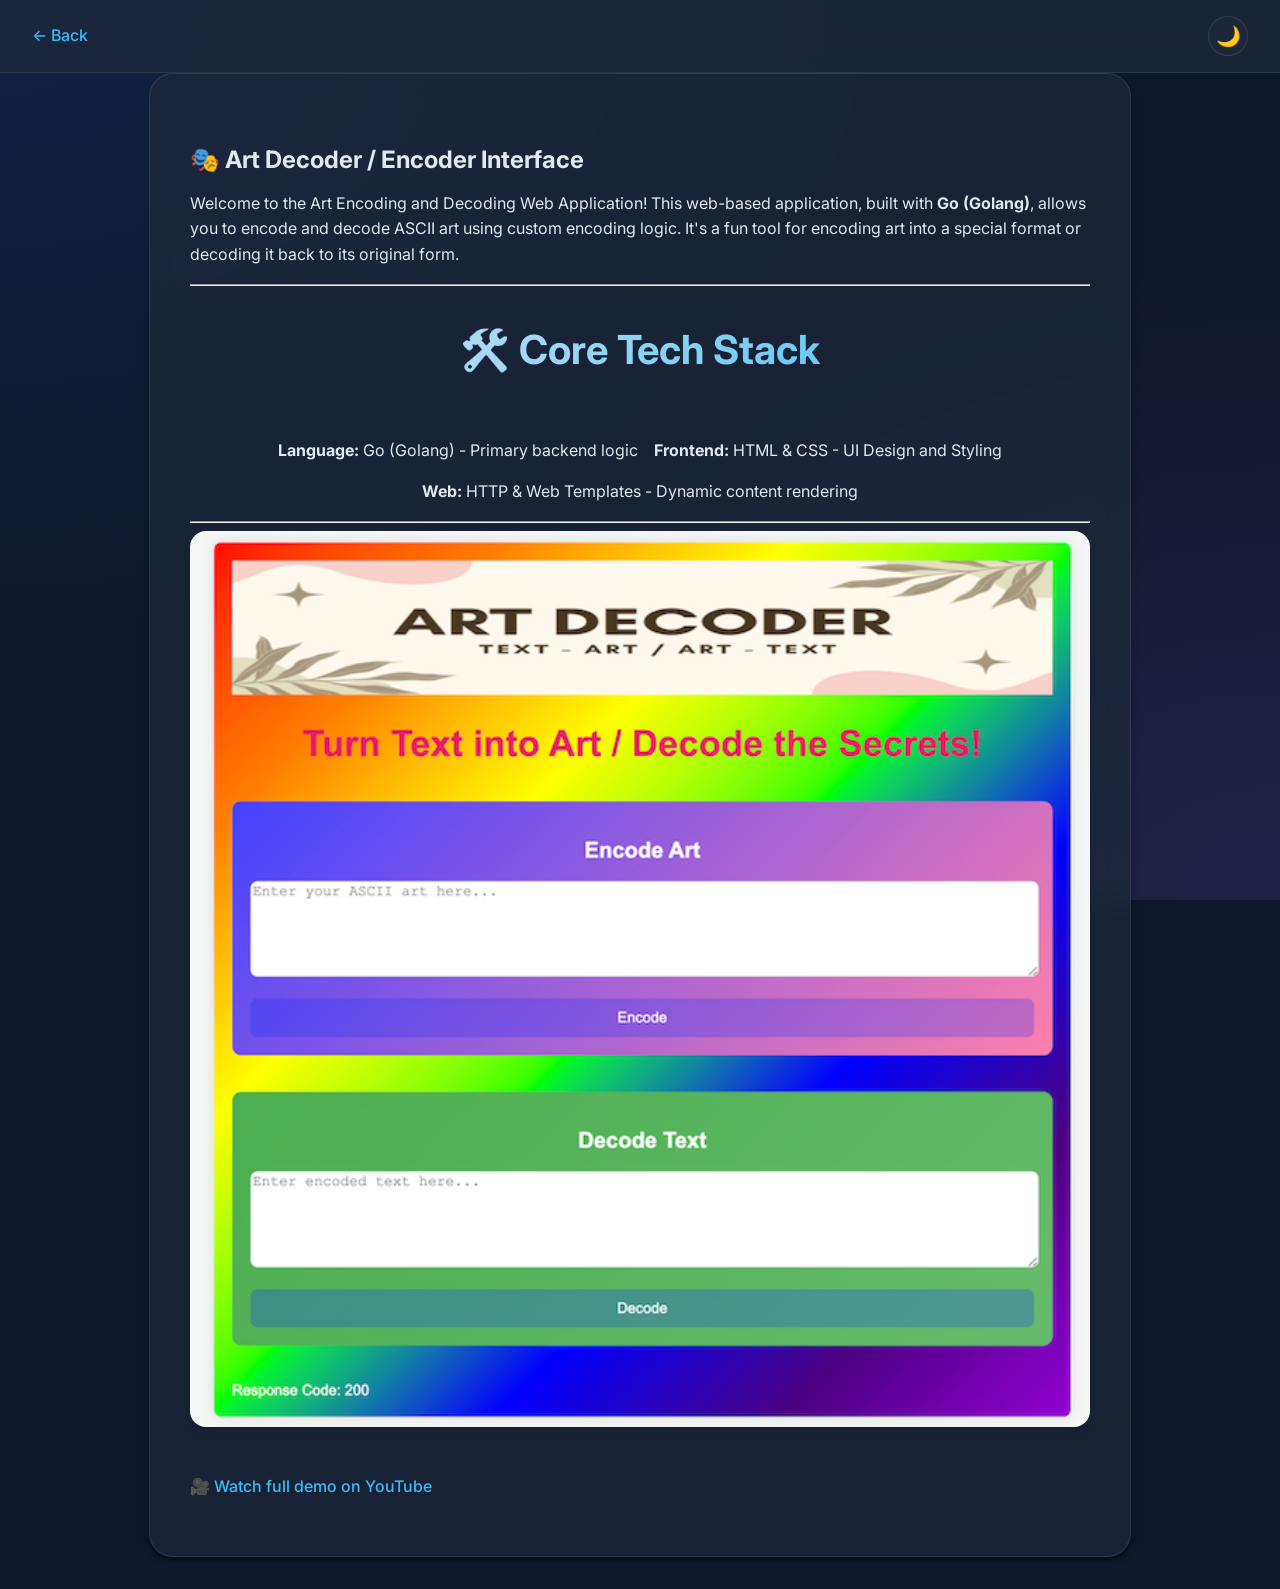
<file: projects/art-decoder.html>
<!DOCTYPE html>
<html lang="en">

<head>
  <meta charset="UTF-8" />
  <meta name="viewport" content="width=device-width, initial-scale=1.0" />
  <title>Art Decoder | Suresh Pun</title>

  <link rel="stylesheet" href="../style.css" />
  <script defer src="../script.js"></script>
</head>

<body class="dark">

  <nav class="nav">
    <a href="../index.html">← Back</a>
    <button id="themeToggle">🌙</button>
  </nav>

  <section class="card">
    <h1>🎭 Art Decoder / Encoder Interface</h1>

    <p>
      Welcome to the Art Encoding and Decoding Web Application! This web-based application, built with <strong>Go
        (Golang)</strong>,
      allows you to encode and decode ASCII art using custom encoding logic. It's a fun tool for encoding art into a
      special format or decoding it back to its original form.

      <hr />

    <h2>🛠️ Core Tech Stack</h2>
    <ul>
      <li><strong>Language:</strong> Go (Golang) - Primary backend logic</li>
      <li><strong>Frontend:</strong> HTML & CSS - UI Design and Styling</li>
      <li><strong>Web:</strong> HTTP & Web Templates - Dynamic content rendering</li>
    </ul>

    <hr />

    <a href="https://youtu.be/YR7c2HPkRjw" target="_blank">
      <img src="../pic/art.png" alt="Art Decoder Interface" />
    </a>

    <p>
      🎥 <a href="https://youtu.be/YR7c2HPkRjw" target="_blank">
        Watch full demo on YouTube
      </a>
    </p>
  </section>

</body>

</html>
</file>
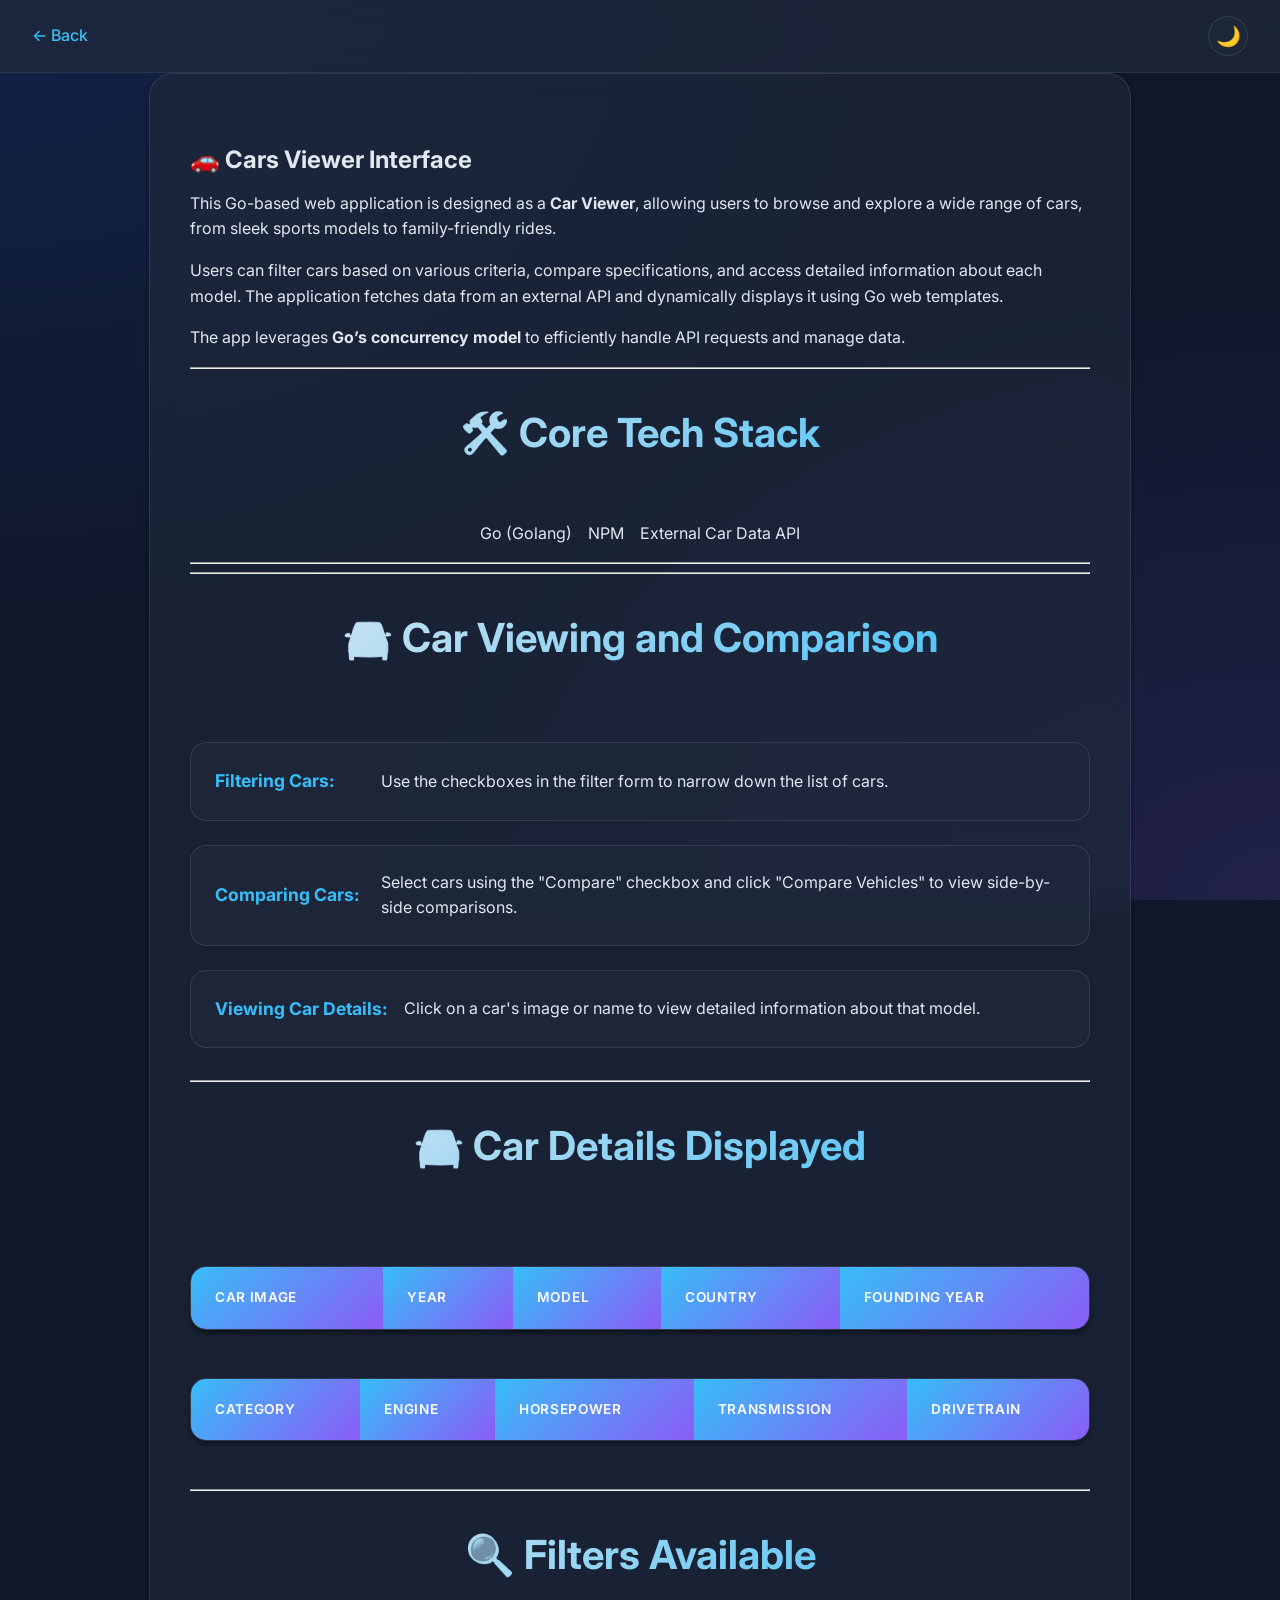
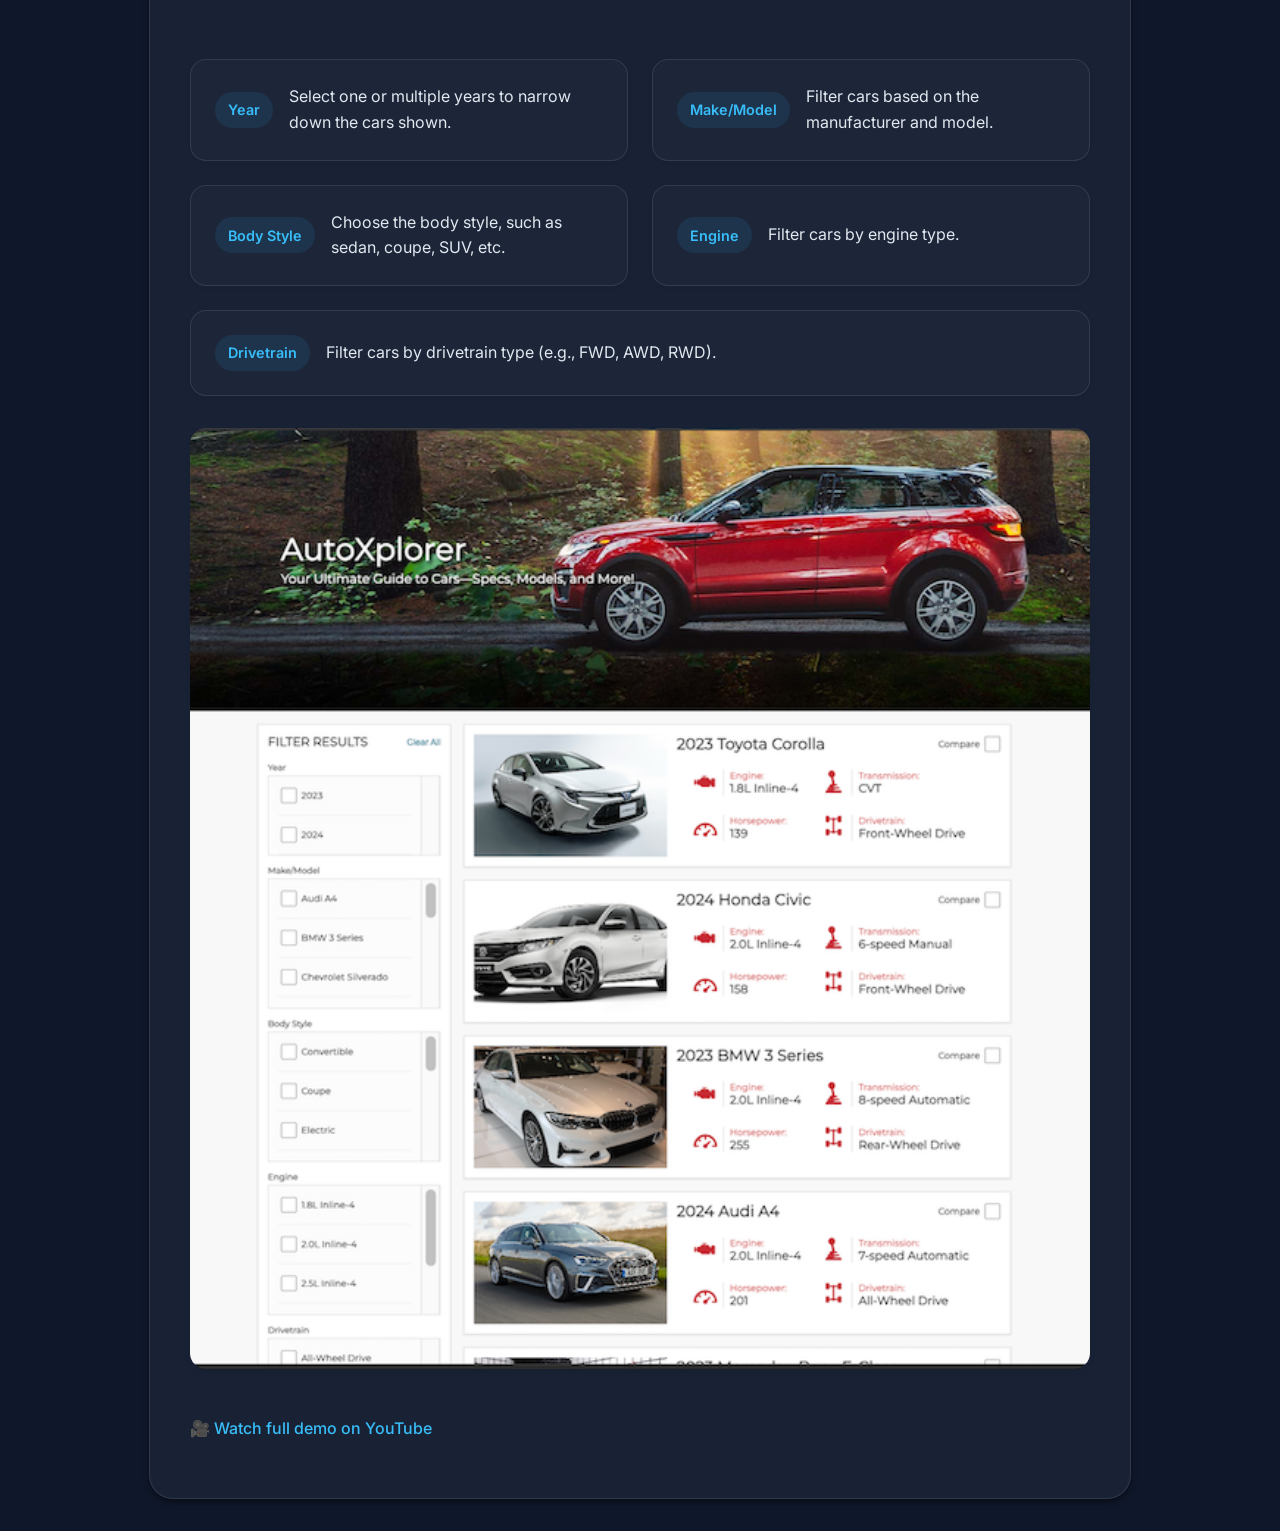
<file: projects/car-viewer.html>
<!DOCTYPE html>
<html lang="en">

<head>
  <meta charset="UTF-8" />
  <meta name="viewport" content="width=device-width, initial-scale=1.0" />
  <title>Cars Viewer | Suresh Pun</title>

  <link rel="stylesheet" href="../style.css" />
  <script defer src="../script.js"></script>
</head>

<body class="dark">

  <!-- Navigation -->
  <nav class="nav">
    <a href="../index.html">← Back</a>
    <button id="themeToggle">🌙</button>
  </nav>

  <section class="card">
    <h1>🚗 Cars Viewer Interface</h1>

    <p>
      This Go-based web application is designed as a <strong>Car Viewer</strong>, allowing users
      to browse and explore a wide range of cars, from sleek sports models to
      family-friendly rides.
    </p>

    <p>
      Users can filter cars based on various criteria, compare specifications, and
      access detailed information about each model. The application fetches data from
      an external API and dynamically displays it using Go web templates.
    </p>

    <p>
      The app leverages <strong>Go’s concurrency model</strong> to efficiently handle API requests
      and manage data.
    </p>

    <hr />

    <h2>🛠️ Core Tech Stack</h2>
    <ul>
      <li>Go (Golang)</li>
      <li>NPM</li>
      <li>External Car Data API</li>
    </ul>

    <hr />

    <hr />

    <h2>🚘 Car Viewing and Comparison</h2>
    <div class="feature-list">
      <div class="feature-item">
        <strong>Filtering Cars:</strong> Use the checkboxes in the filter form to narrow down the list of cars.
      </div>
      <div class="feature-item">
        <strong>Comparing Cars:</strong> Select cars using the "Compare" checkbox and click "Compare Vehicles" to view
        side-by-side comparisons.
      </div>
      <div class="feature-item">
        <strong>Viewing Car Details:</strong> Click on a car's image or name to view detailed information about that
        model.
      </div>
    </div>

    <hr />

    <h2>🚘 Car Details Displayed</h2>

    <table>
      <thead>
        <tr>
          <th>Car Image</th>
          <th>Year</th>
          <th>Model</th>
          <th>Country</th>
          <th>Founding Year</th>
        </tr>
      </thead>
    </table>

    <table>
      <thead>
        <tr>
          <th>Category</th>
          <th>Engine</th>
          <th>Horsepower</th>
          <th>Transmission</th>
          <th>Drivetrain</th>
        </tr>
      </thead>
    </table>

    <hr />

    <h2>🔍 Filters Available</h2>
    <div class="filter-list">
      <div class="filter-item">
        <span class="tag">Year</span> Select one or multiple years to narrow down the cars shown.
      </div>
      <div class="filter-item">
        <span class="tag">Make/Model</span> Filter cars based on the manufacturer and model.
      </div>
      <div class="filter-item">
        <span class="tag">Body Style</span> Choose the body style, such as sedan, coupe, SUV, etc.
      </div>
      <div class="filter-item">
        <span class="tag">Engine</span> Filter cars by engine type.
      </div>
      <div class="filter-item">
        <span class="tag">Drivetrain</span> Filter cars by drivetrain type (e.g., FWD, AWD, RWD).
      </div>
    </div>

    <a href="https://youtu.be/hnNjhv7KtUo" target="_blank">
      <img src="../pic/car.png" alt="Car Viewer" />
    </a>

    <p>
      🎥 <a href="https://youtu.be/hnNjhv7KtUo" target="_blank">
        Watch full demo on YouTube
      </a>
    </p>
  </section>

</body>

</html>
</file>
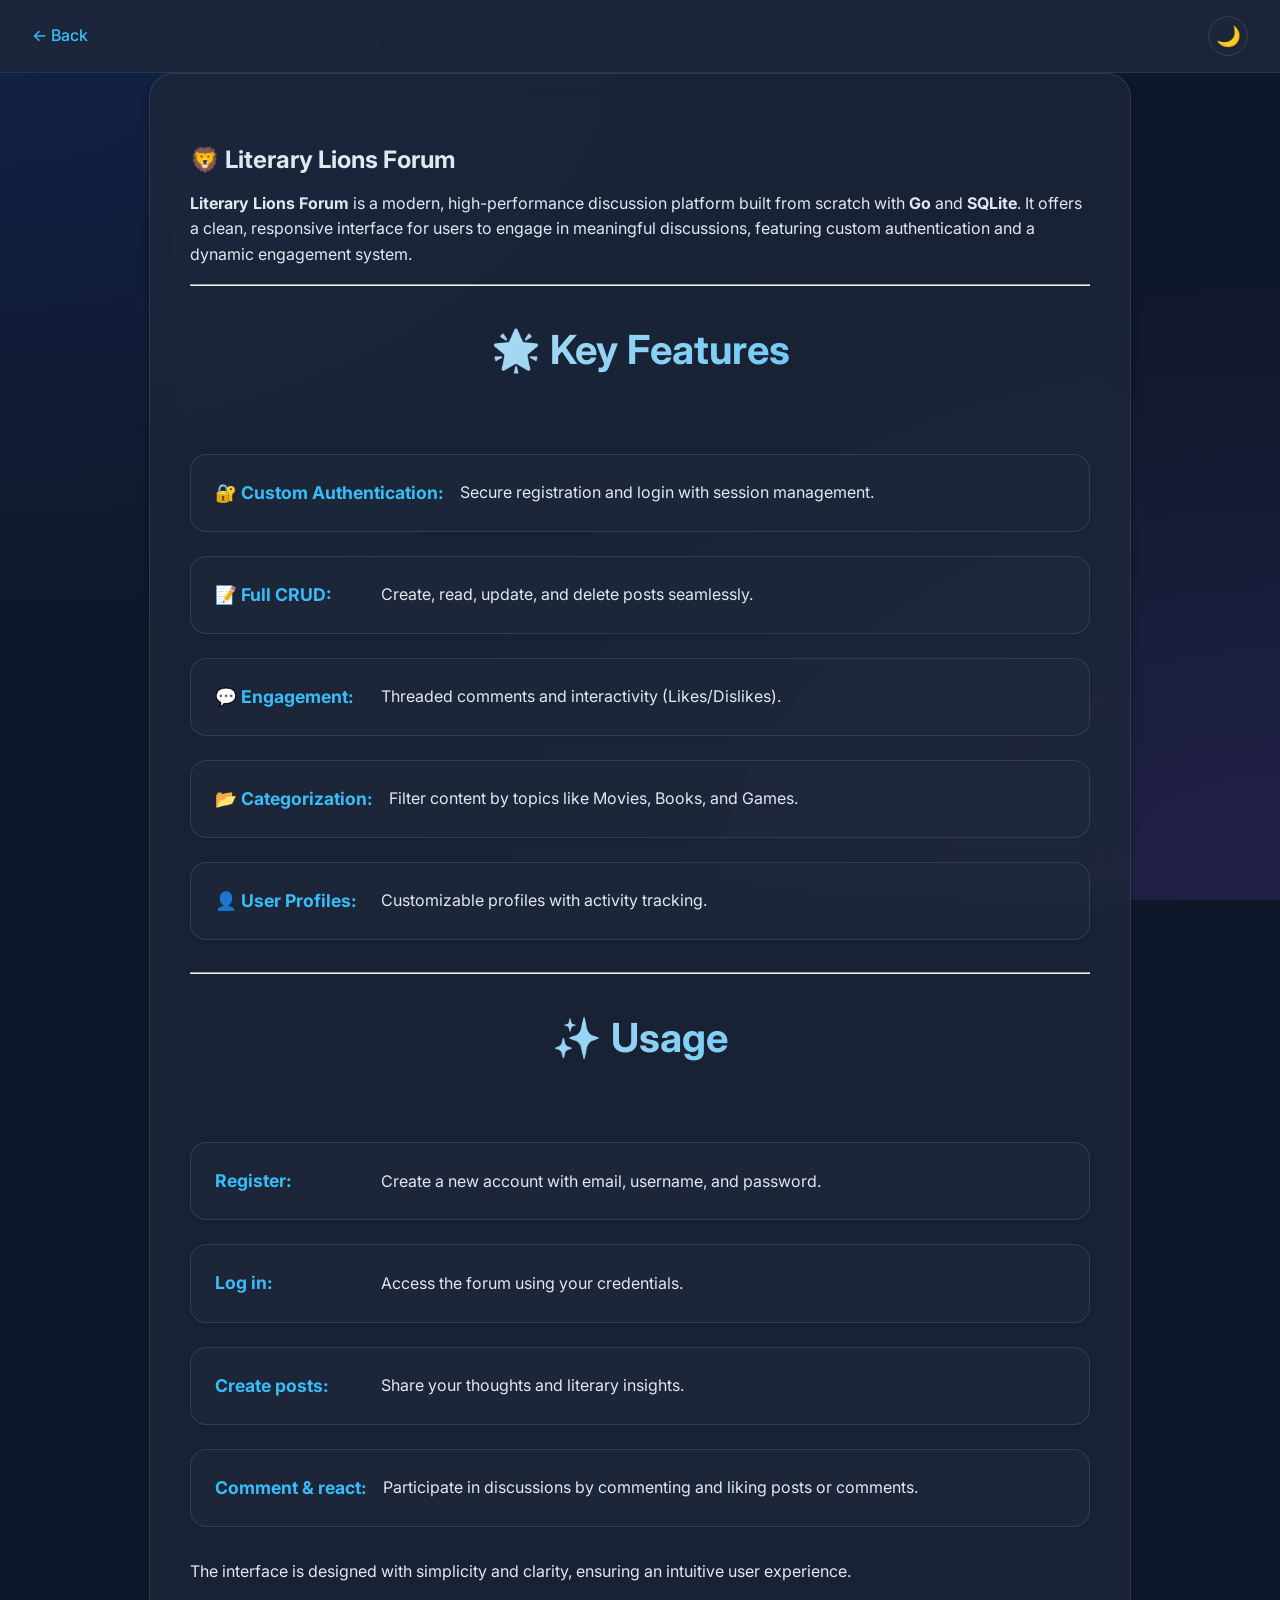
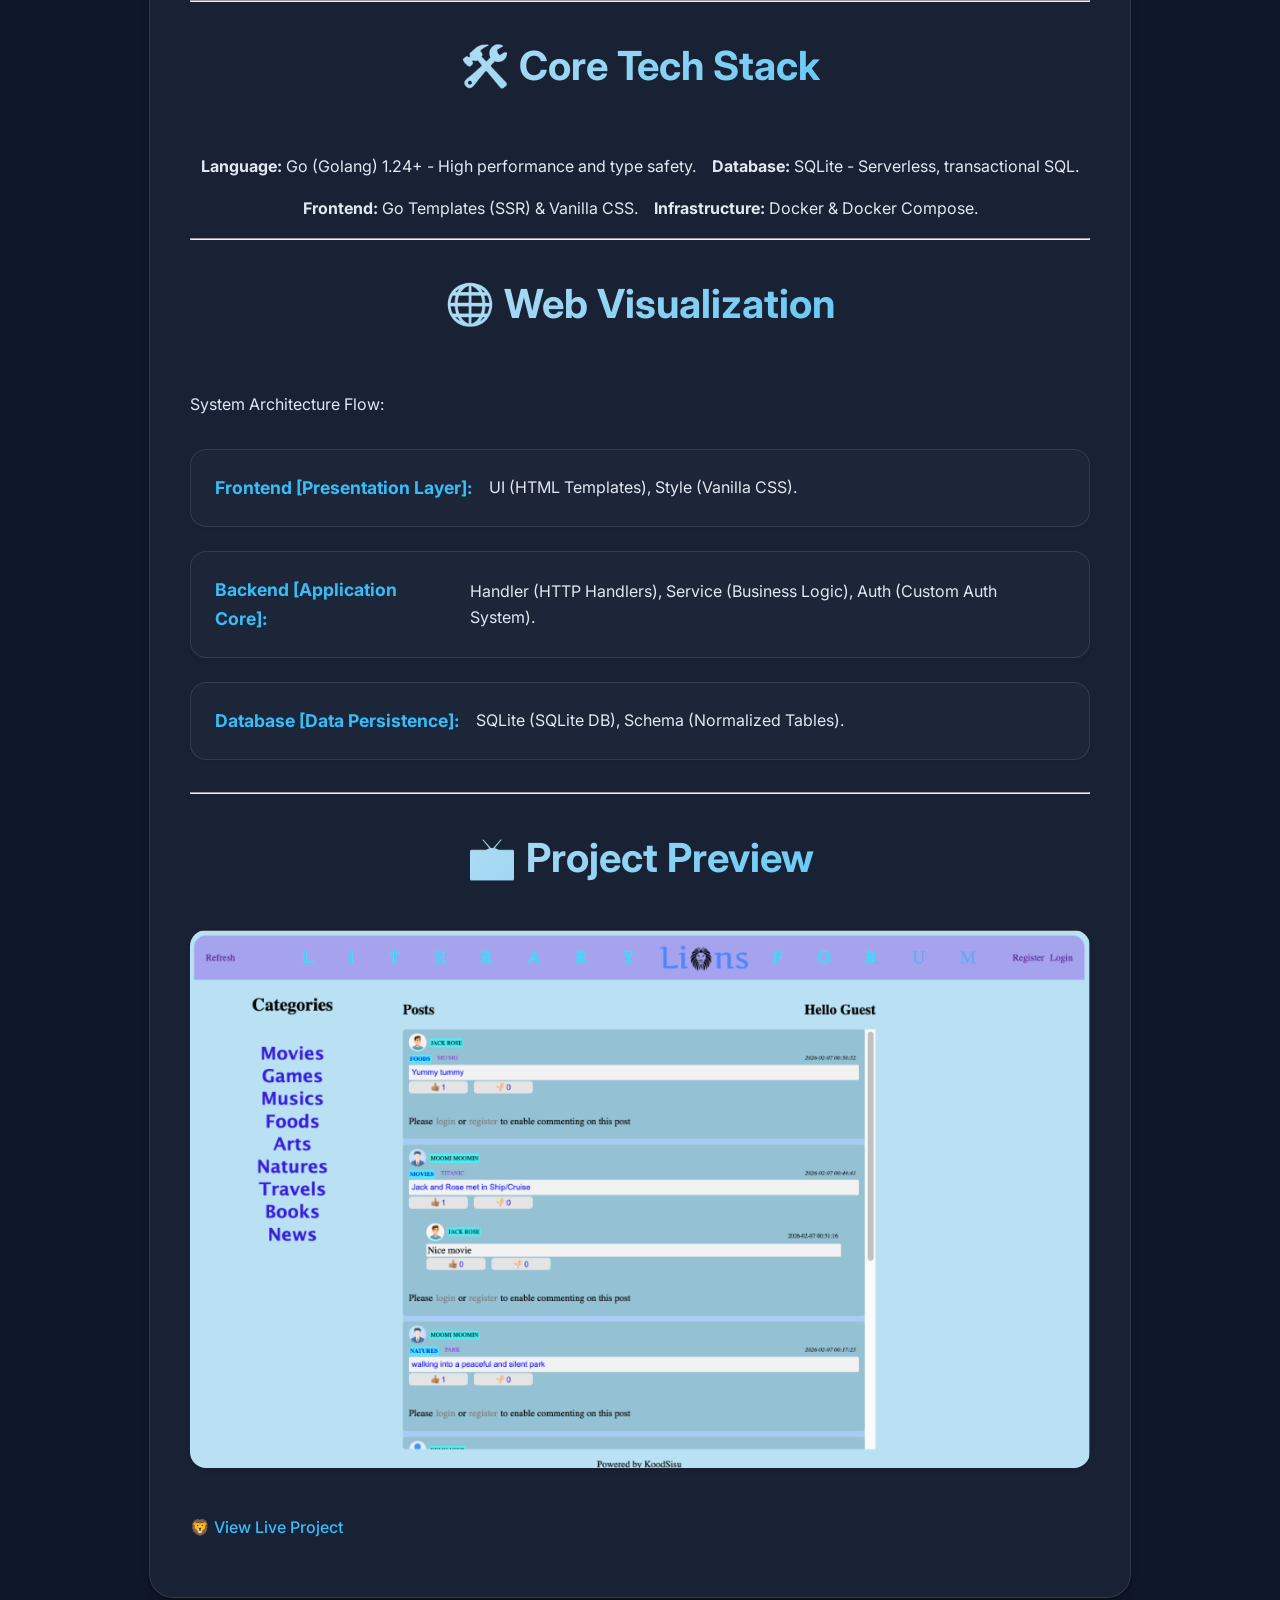
<file: projects/literary-lions-forum.html>
<!DOCTYPE html>
<html lang="en">

<head>
    <meta charset="UTF-8" />
    <meta name="viewport" content="width=device-width, initial-scale=1.0" />
    <title>Literary Lions Forum | Suresh Pun</title>

    <link rel="stylesheet" href="../style.css" />
    <script defer src="../script.js"></script>
</head>

<body class="dark">

    <nav class="nav">
        <a href="../index.html">← Back</a>
        <button id="themeToggle">🌙</button>
    </nav>

    <section class="card">
        <h1>🦁 Literary Lions Forum</h1>

        <p>
            <strong>Literary Lions Forum</strong> is a modern, high-performance discussion platform built from scratch with <strong>Go</strong> and <strong>SQLite</strong>. It offers a clean, responsive interface for users to engage in meaningful discussions, featuring custom authentication and a dynamic engagement system.
        </p>

        <hr />

        <h2>🌟 Key Features</h2>
        <div class="feature-list">
            <div class="feature-item">
                <strong>🔐 Custom Authentication:</strong> Secure registration and login with session management.
            </div>
            <div class="feature-item">
                <strong>📝 Full CRUD:</strong> Create, read, update, and delete posts seamlessly.
            </div>
            <div class="feature-item">
                <strong>💬 Engagement:</strong> Threaded comments and interactivity (Likes/Dislikes).
            </div>
            <div class="feature-item">
                <strong>📂 Categorization:</strong> Filter content by topics like Movies, Books, and Games.
            </div>
            <div class="feature-item">
                <strong>👤 User Profiles:</strong> Customizable profiles with activity tracking.
            </div>
        </div>

        <hr />

        <h2>✨ Usage</h2>
        <div class="feature-list">
            <div class="feature-item">
                <strong>Register:</strong> Create a new account with email, username, and password.
            </div>
            <div class="feature-item">
                <strong>Log in:</strong> Access the forum using your credentials.
            </div>
            <div class="feature-item">
                <strong>Create posts:</strong> Share your thoughts and literary insights.
            </div>
            <div class="feature-item">
                <strong>Comment & react:</strong> Participate in discussions by commenting and liking posts or comments.
            </div>
        </div>
        <p>The interface is designed with simplicity and clarity, ensuring an intuitive user experience.</p>

        <hr />

        <h2>🛠️ Core Tech Stack</h2>
        <ul>
            <li><strong>Language:</strong> Go (Golang) 1.24+ - High performance and type safety.</li>
            <li><strong>Database:</strong> SQLite - Serverless, transactional SQL.</li>
            <li><strong>Frontend:</strong> Go Templates (SSR) & Vanilla CSS.</li>
            <li><strong>Infrastructure:</strong> Docker & Docker Compose.</li>
        </ul>

        <hr />

        <h2>🌐 Web Visualization</h2>
        <p>System Architecture Flow:</p>
        <div class="feature-list">
            <div class="feature-item">
                <strong>Frontend [Presentation Layer]:</strong> UI (HTML Templates), Style (Vanilla CSS).
            </div>
            <div class="feature-item">
                <strong>Backend [Application Core]:</strong> Handler (HTTP Handlers), Service (Business Logic), Auth (Custom Auth System).
            </div>
            <div class="feature-item">
                <strong>Database [Data Persistence]:</strong> SQLite (SQLite DB), Schema (Normalized Tables).
            </div>
        </div>

        <hr />

        <h2>📺 Project Preview</h2>
        <a href="https://www.youtube.com/watch?v=sQkgPZ9ZreA&t=9s" target="_blank">
            <img src="../pic/literary-lions.png" alt="Literary Lions Forum Interface" />
        </a>

        <p>
            🦁 <a href="https://www.youtube.com/watch?v=sQkgPZ9ZreA&t=9s" target="_blank">
                View Live Project
            </a>
        </p>
    </section>

</body>

</html>
</file>
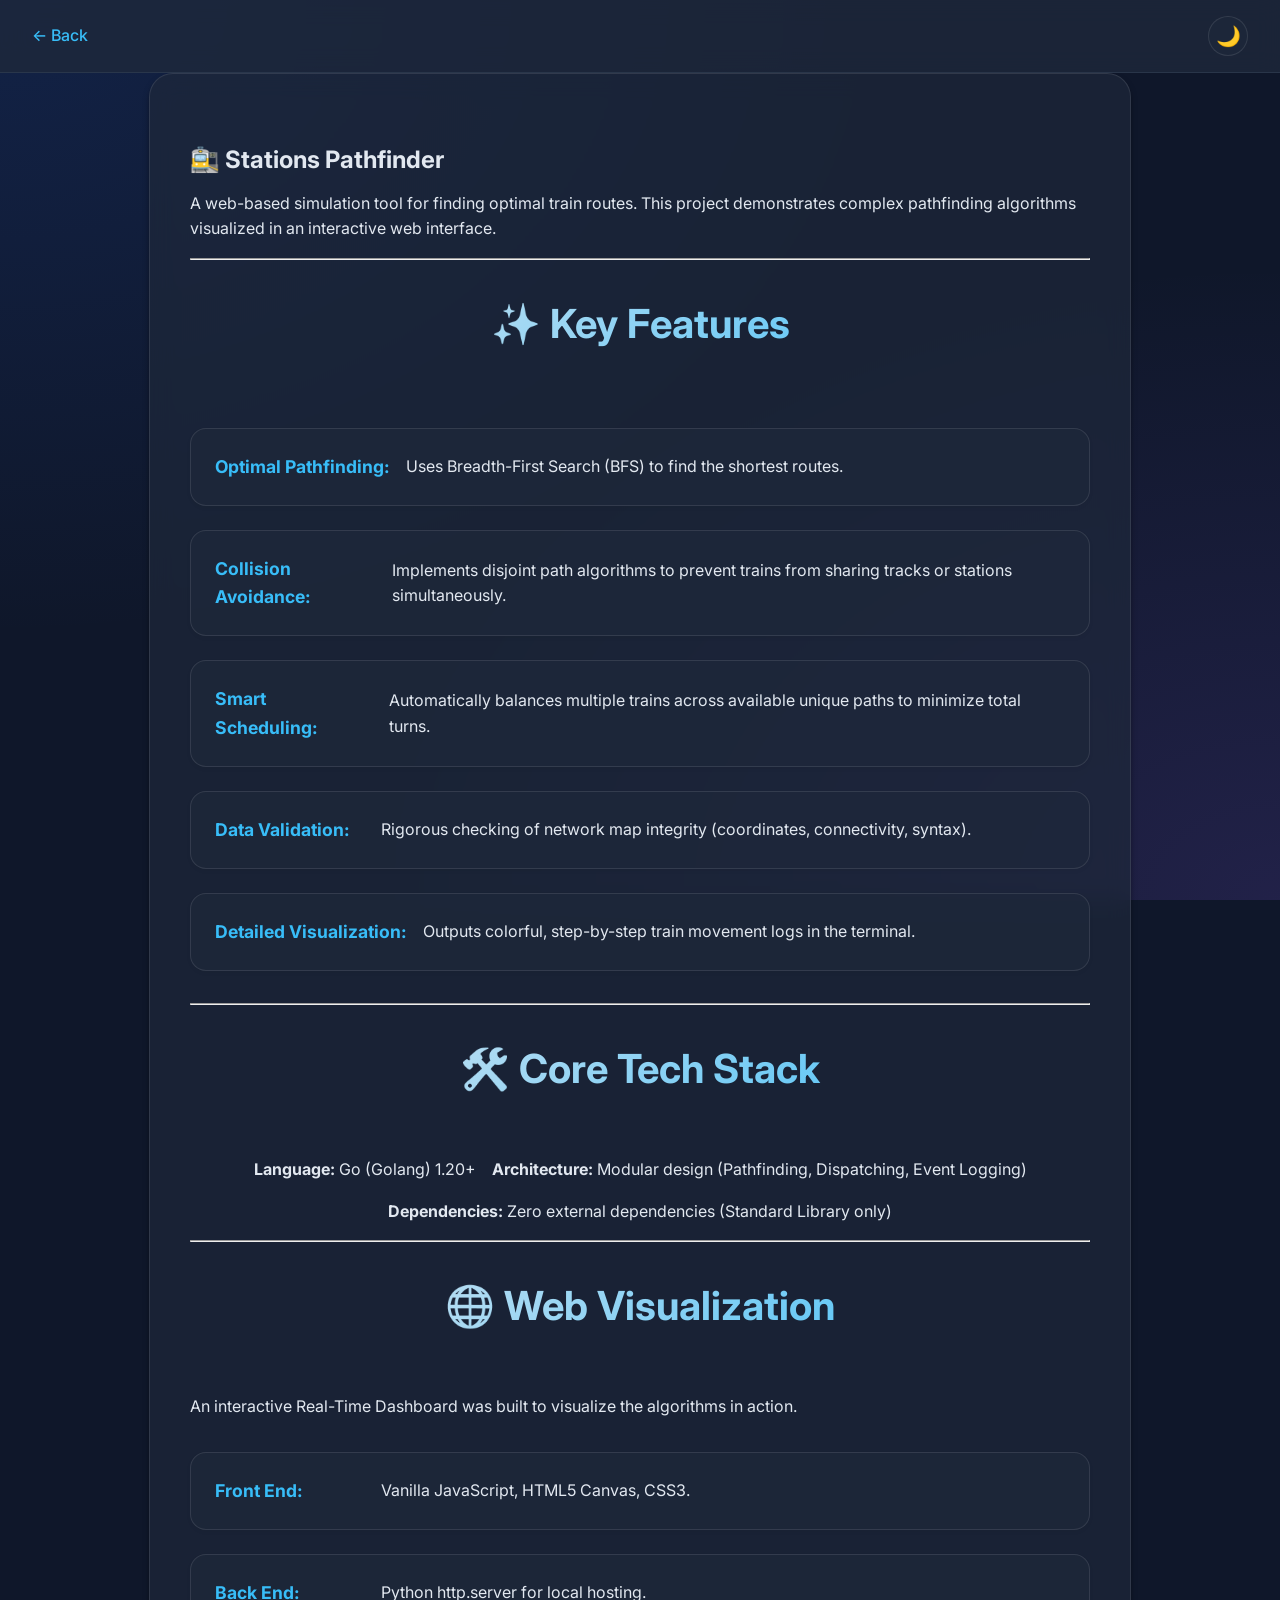
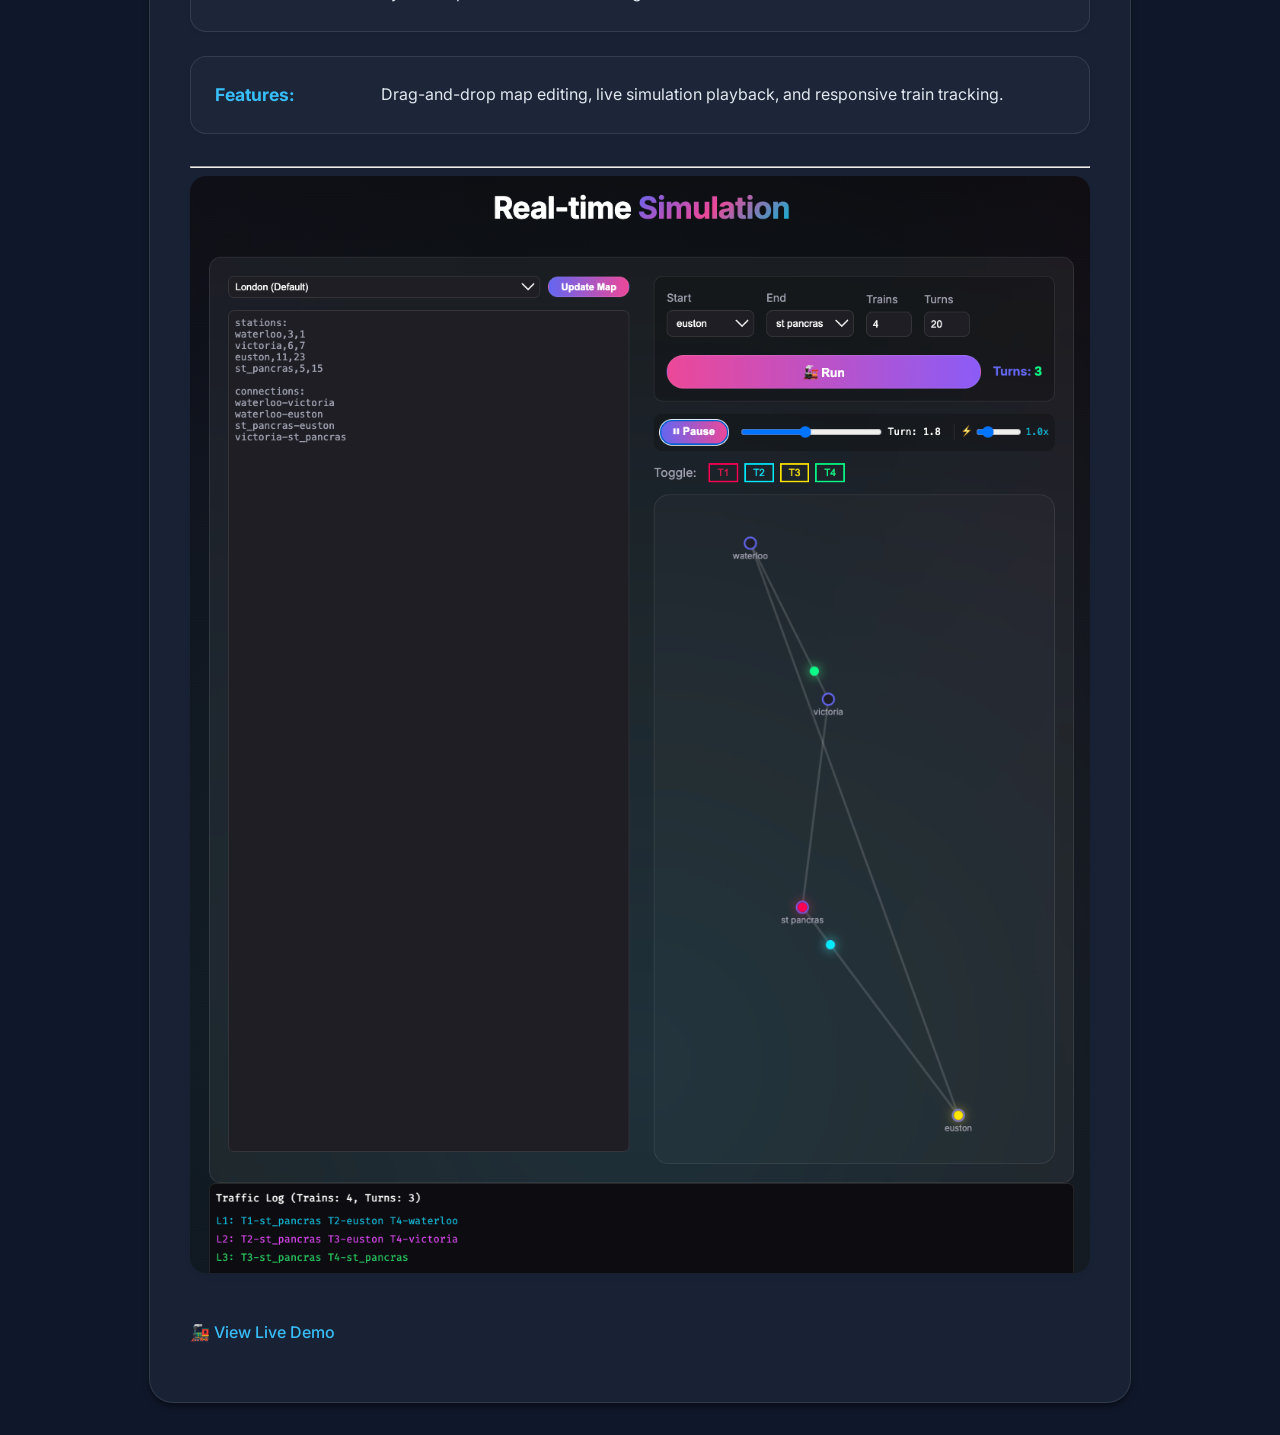
<file: projects/stations-pathfinder.html>
<!DOCTYPE html>
<html lang="en">

<head>
    <meta charset="UTF-8" />
    <meta name="viewport" content="width=device-width, initial-scale=1.0" />
    <title>Stations Pathfinder | Suresh Pun</title>

    <link rel="stylesheet" href="../style.css" />
    <script defer src="../script.js"></script>
</head>

<body class="dark">

    <nav class="nav">
        <a href="../index.html">← Back</a>
        <button id="themeToggle">🌙</button>
    </nav>

    <section class="card">
        <h1>🚉 Stations Pathfinder</h1>

        <p>
            A web-based simulation tool for finding optimal train routes. This project demonstrates complex pathfinding
            algorithms
            visualized in an interactive web interface.
        </p>

        <hr />

        <h2>✨ Key Features</h2>
        <div class="feature-list">
            <div class="feature-item">
                <strong>Optimal Pathfinding:</strong> Uses Breadth-First Search (BFS) to find the shortest routes.
            </div>
            <div class="feature-item">
                <strong>Collision Avoidance:</strong> Implements disjoint path algorithms to prevent trains from sharing
                tracks or stations simultaneously.
            </div>
            <div class="feature-item">
                <strong>Smart Scheduling:</strong> Automatically balances multiple trains across available unique paths
                to
                minimize total turns.
            </div>
            <div class="feature-item">
                <strong>Data Validation:</strong> Rigorous checking of network map integrity (coordinates, connectivity,
                syntax).
            </div>
            <div class="feature-item">
                <strong>Detailed Visualization:</strong> Outputs colorful, step-by-step train movement logs in the
                terminal.
            </div>
        </div>

        <hr />

        <h2>🛠️ Core Tech Stack</h2>
        <ul>
            <li><strong>Language:</strong> Go (Golang) 1.20+</li>
            <li><strong>Architecture:</strong> Modular design (Pathfinding, Dispatching, Event Logging)</li>
            <li><strong>Dependencies:</strong> Zero external dependencies (Standard Library only)</li>
        </ul>

        <hr />

        <h2>🌐 Web Visualization</h2>
        <p>An interactive Real-Time Dashboard was built to visualize the algorithms in action.</p>
        <div class="feature-list">
            <div class="feature-item">
                <strong>Front End:</strong> Vanilla JavaScript, HTML5 Canvas, CSS3.
            </div>
            <div class="feature-item">
                <strong>Back End:</strong> Python http.server for local hosting.
            </div>
            <div class="feature-item">
                <strong>Features:</strong> Drag-and-drop map editing, live simulation playback, and responsive train
                tracking.
            </div>
        </div>

        <hr />

        <a href="https://kood-sisu-stations-pathfinder.netlify.app/" target="_blank">
            <img src="../pic/stations.png" alt="Stations Pathfinder Interface" />
        </a>

        <p>
            🚂 <a href="https://kood-sisu-stations-pathfinder.netlify.app/" target="_blank">
                View Live Demo
            </a>

        </p>
    </section>

</body>

</html>
</file>
<file: style.css>
@import url('https://fonts.googleapis.com/css2?family=Inter:wght@400;500;600;700&display=swap');

:root {
  --bg: #f8fafc;
  --text: #334155;
  --card-bg: rgba(255, 255, 255, 0.7);
  --nav-bg: rgba(255, 255, 255, 0.8);
  --accent: #2563eb;
  --accent-hover: #1d4ed8;
  --border: rgba(226, 232, 240, 0.6);
  --shadow: 0 4px 6px -1px rgb(0 0 0 / 0.1), 0 2px 4px -2px rgb(0 0 0 / 0.1);
  --glass-border: 1px solid rgba(255, 255, 255, 0.5);
  --badge-bg: rgba(37, 99, 235, 0.1);
  --badge-text: #2563eb;
}

body.dark {
  --bg: #0f172a;
  --text: #e2e8f0;
  --card-bg: rgba(30, 41, 59, 0.7);
  --nav-bg: rgba(30, 41, 59, 0.8);
  --accent: #38bdf8;
  --accent-hover: #0ea5e9;
  --border: rgba(51, 65, 85, 0.6);
  --shadow: 0 4px 6px -1px rgb(0 0 0 / 0.5);
  --glass-border: 1px solid rgba(255, 255, 255, 0.1);
  --badge-bg: rgba(56, 189, 248, 0.1);
  --badge-text: #38bdf8;
}

body {
  background-color: var(--bg);
  color: var(--text);
  font-family: 'Inter', system-ui, -apple-system, sans-serif;
  margin: 0;
  line-height: 1.6;
  transition: background-color 0.3s, color 0.3s;
  background-image:
    radial-gradient(at 0% 0%, rgba(37, 99, 235, 0.15) 0px, transparent 50%),
    radial-gradient(at 100% 100%, rgba(139, 92, 246, 0.15) 0px, transparent 50%);
  background-attachment: fixed;
}

a {
  color: var(--accent);
  text-decoration: none;
  font-weight: 500;
  transition: all 0.2s;
}

a:hover {
  color: var(--accent-hover);
}

/* Typography */
h1,
h2,
h3,
h4,
h5,
h6 {
  margin-top: 2rem;
  margin-bottom: 1rem;
  line-height: 1.2;
}

section h2 {
  text-align: center;
  font-size: 2.5rem;
  margin-bottom: 3rem;
  background: linear-gradient(135deg, var(--text), var(--accent));
  -webkit-background-clip: text;
  background-clip: text;
  -webkit-text-fill-color: transparent;
  display: inline-block;
  width: 100%;
}

/* Animations */
@keyframes fadeInUp {
  from {
    opacity: 0;
    transform: translateY(20px);
  }

  to {
    opacity: 1;
    transform: translateY(0);
  }
}

.fade-in {
  opacity: 0;
  animation: fadeInUp 0.8s ease-out forwards;
}

.delay-1 {
  animation-delay: 0.2s;
}

.delay-2 {
  animation-delay: 0.4s;
}

.delay-3 {
  animation-delay: 0.6s;
}

/* Navigation */
.nav {
  display: flex;
  justify-content: space-between;
  align-items: center;
  padding: 1rem 2rem;
  background-color: var(--nav-bg);
  border-bottom: 1px solid var(--border);
  position: sticky;
  top: 0;
  z-index: 1000;
  backdrop-filter: blur(12px);
  -webkit-backdrop-filter: blur(12px);
}

.logo {
  font-size: 1.5rem;
  font-weight: 700;
  color: var(--text);
}

.nav-links {
  display: flex;
  gap: 1.5rem;
}

.nav-links a {
  color: var(--text);
  font-weight: 600;
  padding: 0.5rem 1rem;
  border-radius: 0.5rem;
}

.nav-links a:hover {
  background-color: var(--badge-bg);
  color: var(--accent);
}

#themeToggle {
  background: var(--card-bg);
  border: var(--glass-border);
  font-size: 1.25rem;
  cursor: pointer;
  padding: 0.5rem;
  border-radius: 50%;
  transition: all 0.3s cubic-bezier(0.175, 0.885, 0.32, 1.275);
  display: flex;
  align-items: center;
  justify-content: center;
  width: 40px;
  height: 40px;
}

#themeToggle:hover {
  transform: rotate(15deg) scale(1.1);
  background-color: var(--border);
}

/* Header */
.header {
  text-align: center;
  padding: 6rem 1rem 4rem;
  max-width: 800px;
  margin: 0 auto;
}

.header h1 {
  font-size: 3.5rem;
  background: linear-gradient(135deg, var(--accent), #8b5cf6, #ec4899);
  -webkit-background-clip: text;
  background-clip: text;
  -webkit-text-fill-color: transparent;
  margin-bottom: 1.5rem;
  font-weight: 800;
  letter-spacing: -0.02em;
}

.header h3 {
  font-size: 1.5rem;
  font-weight: 400;
  color: var(--text);
  opacity: 0.9;
}

/* Content Sections */
section {
  padding: 4rem 1rem;
  max-width: 1200px;
  margin: 0 auto;
}

/* Cards */
.cards {
  display: flex;
  flex-wrap: wrap;
  gap: 2rem;
  justify-content: center;
}

.card {
  background-color: var(--card-bg);
  padding: 2.5rem;
  border-radius: 1.5rem;
  max-width: 900px;
  margin: 0 auto 2rem;
  border: var(--glass-border);
  box-shadow: var(--shadow);
  backdrop-filter: blur(12px);
  -webkit-backdrop-filter: blur(12px);
  transition: transform 0.3s cubic-bezier(0.4, 0, 0.2, 1), box-shadow 0.3s;
}

.card:hover {
  transform: translateY(-8px);
  box-shadow: 0 20px 25px -5px rgb(0 0 0 / 0.1), 0 10px 10px -5px rgb(0 0 0 / 0.04);
}

.cards .card {
  margin: 0;
  flex: 1 1 350px;
  max-width: 450px;
  display: flex;
  flex-direction: column;
}

.card img {
  width: 100%;
  border-radius: 1rem;
  margin-bottom: 1.5rem;
  box-shadow: 0 4px 6px -1px rgb(0 0 0 / 0.1);
}

.cards .card img {
  height: 240px;
  object-fit: cover;
}

.card h3 {
  margin-top: 0;
  font-size: 1.5rem;
  margin-bottom: 1rem;
}

/* Badges for Skills */
ul {
  list-style: none;
  padding: 0;
  display: flex;
  flex-wrap: wrap;
  justify-content: center;
  gap: 1rem;
}

#experience ul,
#education ul {
  display: block;
  text-align: left;
  max-width: 800px;
  margin: 0 auto;
}

#experience li,
#education li {
  background-color: var(--card-bg);
  padding: 1rem 1.5rem;
  border-radius: 1rem;
  margin-bottom: 1rem;
  border: var(--glass-border);
  box-shadow: 0 2px 4px rgba(0, 0, 0, 0.05);
}

#skills ul li {
  background-color: var(--badge-bg);
  color: var(--badge-text);
  padding: 0.5rem 1rem;
  border-radius: 2rem;
  font-weight: 600;
  font-size: 0.95rem;
  border: 1px solid var(--badge-bg);
  transition: all 0.2s;
}

#skills ul li:hover {
  transform: scale(1.05);
  background-color: var(--badge-text);
  color: var(--bg);
}

/* Buttons */
.btn {
  display: inline-block;
  margin-top: auto;
  /* Push to bottom of flex card */
  padding: 0.8rem 1.5rem;
  background: linear-gradient(135deg, var(--accent), var(--accent-hover));
  color: white;
  border-radius: 0.75rem;
  font-weight: 600;
  border: none;
  cursor: pointer;
  box-shadow: 0 4px 6px -1px rgba(37, 99, 235, 0.3);
  transition: all 0.2s;
  text-align: center;
}

.btn:hover {
  text-decoration: none;
  color: white;
  transform: translateY(-2px);
  box-shadow: 0 10px 15px -3px rgba(37, 99, 235, 0.4);
}

/* footer */
footer {
  text-align: center;
  padding: 4rem 2rem;
  opacity: 0.8;
  font-size: 0.95rem;
  border-top: 1px solid var(--border);
  margin-top: 4rem;
  background-color: var(--nav-bg);
  backdrop-filter: blur(10px);
}

/* Scroll to Top */
#topBtn {
  display: none;
  position: fixed;
  bottom: 2rem;
  right: 2rem;
  z-index: 100;
  font-size: 1.25rem;
  background: linear-gradient(135deg, var(--accent), var(--accent-hover));
  color: white;
  border: none;
  padding: 1rem;
  border-radius: 50%;
  cursor: pointer;
  box-shadow: 0 10px 15px -3px rgba(37, 99, 235, 0.4);
  transition: all 0.3s;
}

#topBtn:hover {
  transform: translateY(-5px);
  box-shadow: 0 20px 25px -5px rgba(37, 99, 235, 0.5);
}

/* Responsive Design */
@media (max-width: 768px) {
  .nav {
    flex-direction: column;
    padding: 1rem;
  }

  .nav-links {
    flex-direction: column;
    align-items: center;
    width: 100%;
    gap: 0.5rem;
    margin-top: 1rem;
  }

  .nav-links a {
    width: 100%;
    text-align: center;
    background-color: var(--card-bg);
  }

  .header h1 {
    font-size: 2.5rem;
  }

  section h2 {
    font-size: 2rem;
  }

  #skills ul li {
    font-size: 0.85rem;
  }
}

/* About Section Revamp */
.about-container {
  display: flex;
  flex-direction: column;
  gap: 3rem;
  align-items: center;
}

.about-content {
  max-width: 800px;
  text-align: center;
  font-size: 1.1rem;
}

.about-content .lead {
  font-size: 1.25rem;
  margin-bottom: 1.5rem;
  color: var(--text);
}

.about-stats {
  display: flex;
  flex-wrap: wrap;
  gap: 1.5rem;
  justify-content: center;
  width: 100%;
}

.stat-card {
  background: var(--card-bg);
  border: var(--glass-border);
  backdrop-filter: blur(12px);
  -webkit-backdrop-filter: blur(12px);
  padding: 2rem;
  border-radius: 1.5rem;
  text-align: center;
  flex: 1 1 250px;
  max-width: 350px;
  box-shadow: var(--shadow);
  transition: transform 0.3s, box-shadow 0.3s;
}

.stat-card:hover {
  transform: translateY(-5px);
  box-shadow: 0 10px 15px -3px rgba(0, 0, 0, 0.1);
  background: rgba(255, 255, 255, 0.9);
}

body.dark .stat-card:hover {
  background: rgba(30, 41, 59, 0.9);
}

.stat-card .icon {
  font-size: 2.5rem;
  margin-bottom: 1rem;
  display: inline-block;
  padding: 1rem;
  background: var(--badge-bg);
  border-radius: 50%;
  width: 60px;
  height: 60px;
  line-height: 60px;
}

.stat-card h3 {
  font-size: 1.25rem;
  margin-bottom: 0.5rem;
  color: var(--accent);
}

.stat-card p {
  font-size: 0.95rem;
  color: var(--text);
  margin: 0;
  opacity: 0.9;
}

/* Skills Grid */
.skills-grid {
  display: flex;
  flex-wrap: wrap;
  justify-content: center;
  gap: 2rem;
  margin-top: 2rem;
  max-width: 900px;
  margin-left: auto;
  margin-right: auto;
}

.skill-item {
  display: flex;
  flex-direction: column;
  align-items: center;
  gap: 0.5rem;
  transition: transform 0.2s;
  padding: 1rem;
  border-radius: 1rem;
}

.skill-item:hover {
  transform: translateY(-5px) scale(1.1);
  background-color: var(--card-bg);
  box-shadow: var(--shadow);
}

.skill-item i {
  font-size: 4rem;
  transition: transform 0.3s;
}

.skill-item span {
  font-weight: 600;
  font-size: 0.9rem;
  color: var(--text);
  opacity: 0.9;
}

/* Table Styling (Car Viewer) */
table {
  width: 100%;
  border-collapse: separate;
  border-spacing: 0;
  margin: 3rem 0;
  border-radius: 1rem;
  overflow: hidden;
  box-shadow: var(--shadow);
  border: var(--glass-border);
}

th,
td {
  padding: 1.25rem 1.5rem;
  text-align: left;
  border-bottom: 1px solid var(--border);
}

th {
  background: linear-gradient(135deg, var(--accent), #8b5cf6);
  color: white;
  font-weight: 600;
  text-transform: uppercase;
  font-size: 0.85rem;
  letter-spacing: 0.05em;
  border-bottom: none;
}

tr:last-child td {
  border-bottom: none;
}

tbody tr {
  background-color: var(--card-bg);
  transition: background-color 0.2s;
}

tbody tr:hover {
  background-color: rgba(255, 255, 255, 0.5);
}

body.dark tbody tr:hover {
  background-color: rgba(255, 255, 255, 0.05);
}

/* Contact Section Revamp */
.contact-grid {
  display: flex;
  flex-wrap: wrap;
  justify-content: center;
  gap: 2rem;
  margin-top: 2rem;
}

.contact-card {
  background: var(--card-bg);
  border: var(--glass-border);
  backdrop-filter: blur(12px);
  padding: 2.5rem 2rem;
  border-radius: 1.5rem;
  text-align: center;
  flex: 1 1 280px;
  max-width: 350px;
  box-shadow: var(--shadow);
  transition: transform 0.3s, box-shadow 0.3s, background-color 0.3s;
  display: flex;
  flex-direction: column;
  align-items: center;
  text-decoration: none;
  /* Ensure no underline on card itself */
}

.contact-card:hover {
  transform: translateY(-8px);
  box-shadow: 0 20px 25px -5px rgba(0, 0, 0, 0.1);
  background: rgba(255, 255, 255, 0.9);
  text-decoration: none;
}

body.dark .contact-card:hover {
  background: rgba(30, 41, 59, 0.9);
}

.contact-card .icon {
  font-size: 3rem;
  margin-bottom: 1rem;
  background: var(--badge-bg);
  width: 80px;
  height: 80px;
  line-height: 80px;
  border-radius: 50%;
  display: inline-block;
}

.contact-card h3 {
  font-size: 1.5rem;
  margin-bottom: 0.5rem;
  color: var(--accent);
}

.contact-card p {
  font-size: 1rem;
  color: var(--text);
  margin: 0;
  opacity: 0.8;
}

/* Feature and Filter Lists (Car Viewer) */
.feature-list,
.filter-list {
  display: flex;
  flex-direction: column;
  gap: 1.5rem;
  margin: 2rem 0;
}

.feature-item,
.filter-item {
  background: var(--card-bg);
  padding: 1.5rem;
  border-radius: 1rem;
  border: var(--glass-border);
  box-shadow: 0 2px 4px rgba(0, 0, 0, 0.05);
  display: flex;
  align-items: center;
  gap: 1rem;
}

.feature-item strong {
  color: var(--accent);
  font-size: 1.1rem;
  min-width: 150px;
}

.filter-list {
  display: flex;
  flex-direction: row;
  flex-wrap: wrap;
}

.filter-item {
  flex: 1 1 300px;
}

.tag {
  background: var(--badge-bg);
  color: var(--badge-text);
  padding: 0.4rem 0.8rem;
  border-radius: 2rem;
  font-weight: 600;
  font-size: 0.9rem;
  white-space: nowrap;
}
</file>
